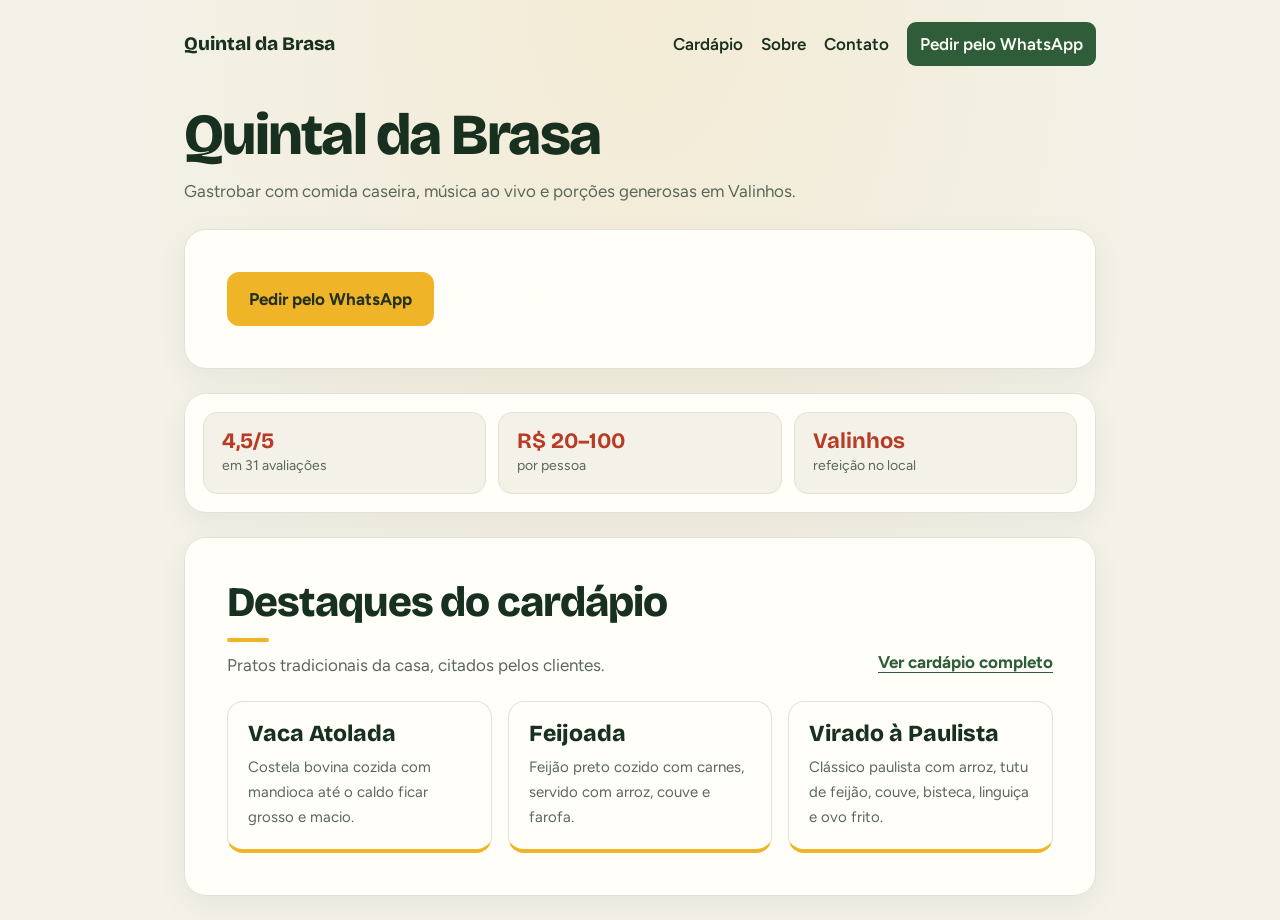
<file: index.html>
<!DOCTYPE html>
<html lang="pt-BR">
<head>
<meta charset="utf-8">
<meta name="viewport" content="width=device-width, initial-scale=1, viewport-fit=cover">
<title>Quintal da Brasa Gastrobar · Valinhos</title>
<link rel="preconnect" href="https://fonts.googleapis.com">
<link href="https://fonts.googleapis.com/css2?family=Bricolage+Grotesque:wght@500;800&family=Figtree:wght@400;600&display=swap" rel="stylesheet">
<link rel="stylesheet" href="style.css">
</head>
<body>
<main class="wrap">
  <nav class="site-nav" aria-label="Navegação principal">
    <a class="brand" href="index.html">Quintal da Brasa</a>
    <div class="site-nav-links">
      <a href="pages/cardapio.html">Cardápio</a>
      <a href="pages/sobre.html">Sobre</a>
      <a href="pages/contato.html">Contato</a>
      <a class="nav-cta" href="https://wa.me/5519999098911" target="_blank" rel="noopener">Pedir pelo WhatsApp</a>
    </div>
  </nav>
  <header class="page-header">
    <h1>Quintal da Brasa</h1>
    <p class="lead">Gastrobar com comida caseira, música ao vivo e porções generosas em Valinhos.</p>
  </header>
  <section class="home-actions" aria-label="Ações do restaurante">
    <nav class="btns" aria-label="Explore o restaurante">
      <a class="btn" href="https://wa.me/5519999098911" target="_blank" rel="noopener">Pedir pelo WhatsApp</a>
      <a class="btn alt" href="pages/cardapio.html">Ver cardápio</a>
      <a class="btn alt" href="pages/sobre.html">Sobre o restaurante</a>
      <a class="btn alt" href="pages/contato.html">Endereço e horários</a>
    </nav>
  </section>
  <section class="home-info" aria-label="Informações rápidas">
    <ul class="home-facts">
      <li><strong>4,5/5</strong><span>em 31 avaliações</span></li>
      <li><strong>R$ 20–100</strong><span>por pessoa</span></li>
      <li><strong>Valinhos</strong><span>refeição no local</span></li>
    </ul>
  </section>
  <section class="home-featured">
    <div class="home-featured-head">
      <div>
        <h2>Destaques do cardápio</h2>
        <p class="lead">Pratos tradicionais da casa, citados pelos clientes.</p>
      </div>
      <a class="home-more" href="pages/cardapio.html">Ver cardápio completo</a>
    </div>
    <div class="dishes">
      <div class="dish"><div class="tx"><h3>Vaca Atolada</h3><p>Costela bovina cozida com mandioca até o caldo ficar grosso e macio.</p></div></div>
      <div class="dish"><div class="tx"><h3>Feijoada</h3><p>Feijão preto cozido com carnes, servido com arroz, couve e farofa.</p></div></div>
      <div class="dish"><div class="tx"><h3>Virado à Paulista</h3><p>Clássico paulista com arroz, tutu de feijão, couve, bisteca, linguiça e ovo frito.</p></div></div>
    </div>
  </section>
</main>
</body>
</html>
</file>
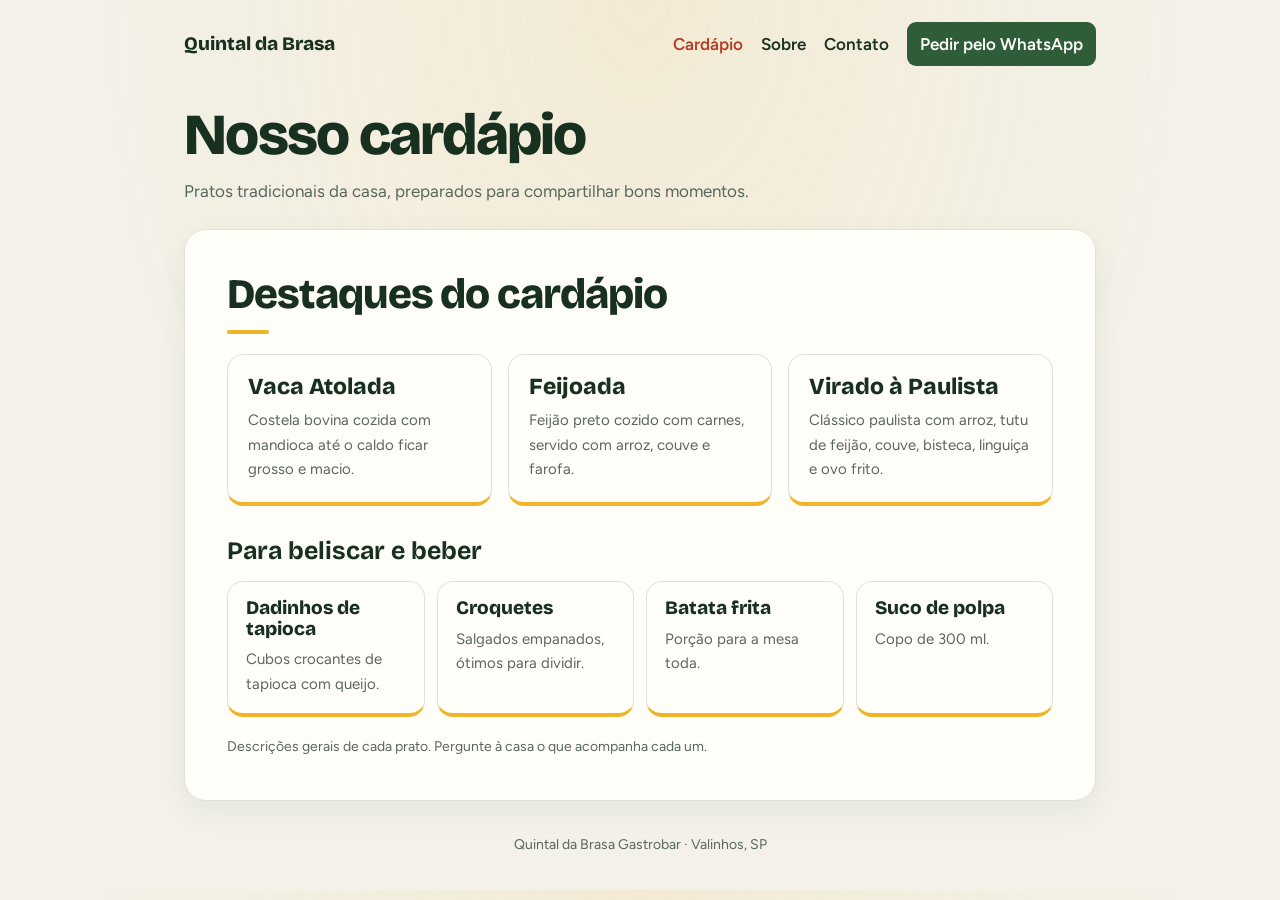
<file: pages/cardapio.html>
<!DOCTYPE html>
<html lang="pt-BR">
<head>
<meta charset="utf-8">
<meta name="viewport" content="width=device-width, initial-scale=1, viewport-fit=cover">
<title>Cardápio · Quintal da Brasa</title>
<link rel="preconnect" href="https://fonts.googleapis.com">
<link href="https://fonts.googleapis.com/css2?family=Bricolage+Grotesque:wght@500;800&family=Figtree:wght@400;600&display=swap" rel="stylesheet">
<link rel="stylesheet" href="../style.css">
</head>
<body>
<div class="wrap">
  <nav class="site-nav" aria-label="Navegação principal">
    <a class="brand" href="../index.html">Quintal da Brasa</a>
    <div class="site-nav-links">
      <a href="cardapio.html" aria-current="page">Cardápio</a>
      <a href="sobre.html">Sobre</a>
      <a href="contato.html">Contato</a>
      <a class="nav-cta" href="https://wa.me/5519999098911" target="_blank" rel="noopener">Pedir pelo WhatsApp</a>
    </div>
  </nav>
  <header class="page-header">
    <h1>Nosso cardápio</h1>
    <p class="lead">Pratos tradicionais da casa, preparados para compartilhar bons momentos.</p>
  </header>
  <main>
    <section id="cardapio">
      <h2>Destaques do cardápio</h2>
      <div class="dishes">
        <div class="dish"><div class="tx"><h3>Vaca Atolada</h3><p>Costela bovina cozida com mandioca até o caldo ficar grosso e macio.</p></div></div>
        <div class="dish"><div class="tx"><h3>Feijoada</h3><p>Feijão preto cozido com carnes, servido com arroz, couve e farofa.</p></div></div>
        <div class="dish"><div class="tx"><h3>Virado à Paulista</h3><p>Clássico paulista com arroz, tutu de feijão, couve, bisteca, linguiça e ovo frito.</p></div></div>
      </div>
      <h3>Para beliscar e beber</h3>
      <div class="dishes small">
        <div class="dish sm"><div class="tx"><h3>Dadinhos de tapioca</h3><p>Cubos crocantes de tapioca com queijo.</p></div></div>
        <div class="dish sm"><div class="tx"><h3>Croquetes</h3><p>Salgados empanados, ótimos para dividir.</p></div></div>
        <div class="dish sm"><div class="tx"><h3>Batata frita</h3><p>Porção para a mesa toda.</p></div></div>
        <div class="dish sm"><div class="tx"><h3>Suco de polpa</h3><p>Copo de 300 ml.</p></div></div>
      </div>
      <p class="also">Descrições gerais de cada prato. Pergunte à casa o que acompanha cada um.</p>
    </section>
  </main>
  <footer>Quintal da Brasa Gastrobar · Valinhos, SP</footer>
</div>
</body>
</html>
</file>
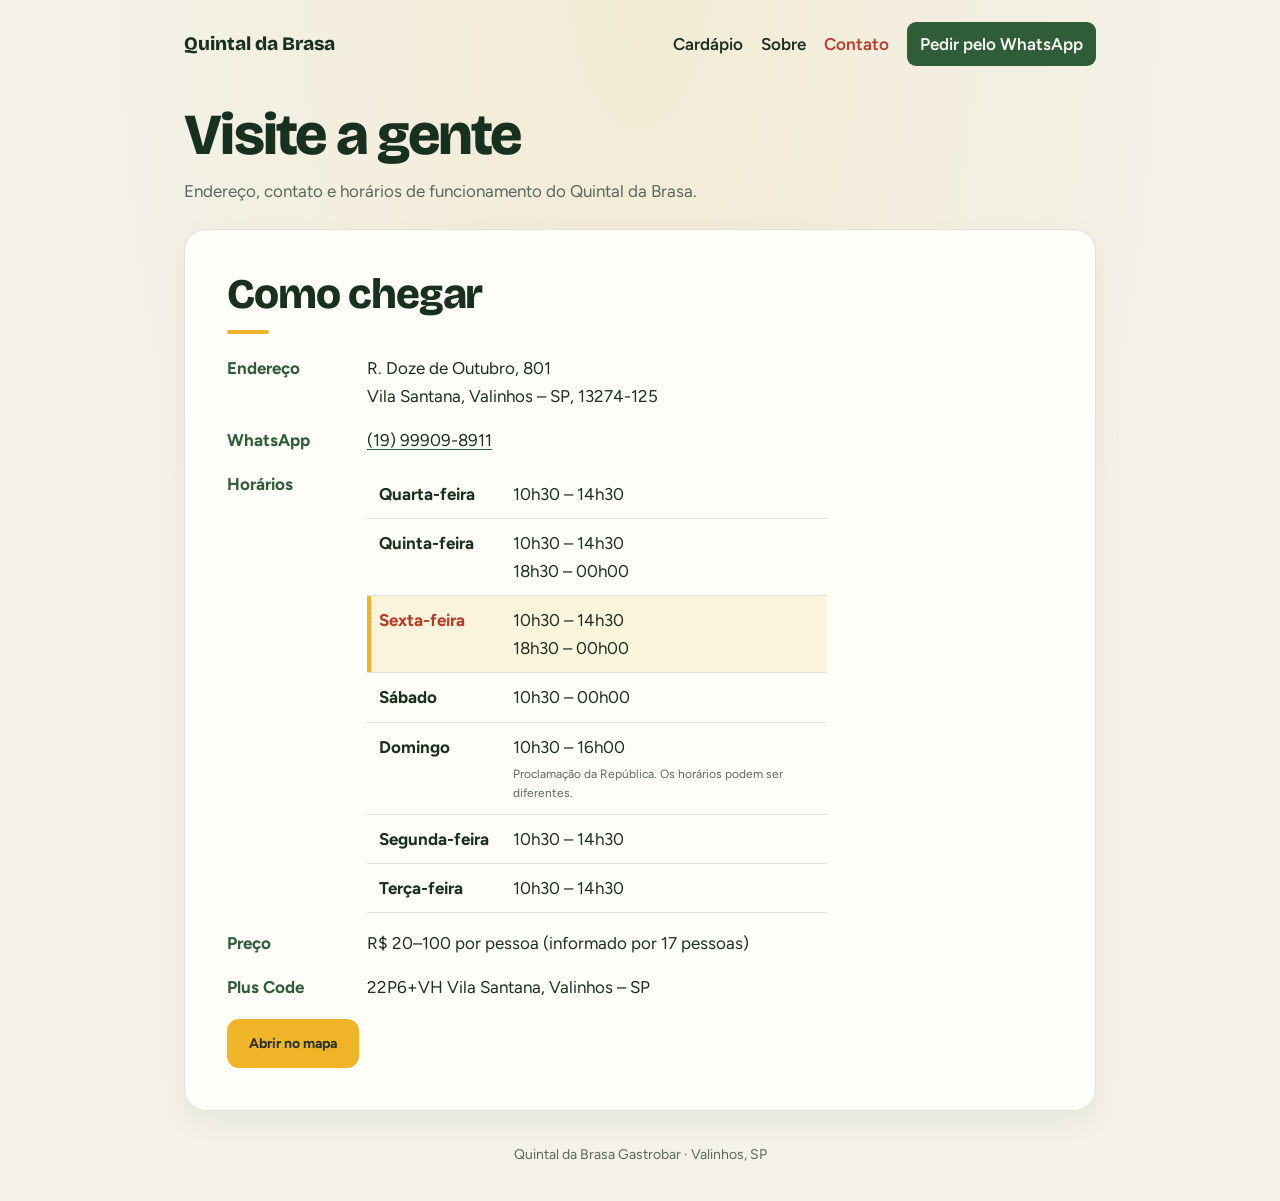
<file: pages/contato.html>
<!DOCTYPE html>
<html lang="pt-BR">
<head>
<meta charset="utf-8">
<meta name="viewport" content="width=device-width, initial-scale=1, viewport-fit=cover">
<title>Contato e horários · Quintal da Brasa</title>
<link rel="preconnect" href="https://fonts.googleapis.com">
<link href="https://fonts.googleapis.com/css2?family=Bricolage+Grotesque:wght@500;800&family=Figtree:wght@400;600&display=swap" rel="stylesheet">
<link rel="stylesheet" href="../style.css">
</head>
<body>
<div class="wrap">
  <nav class="site-nav" aria-label="Navegação principal">
    <a class="brand" href="../index.html">Quintal da Brasa</a>
    <div class="site-nav-links">
      <a href="cardapio.html">Cardápio</a>
      <a href="sobre.html">Sobre</a>
      <a href="contato.html" aria-current="page">Contato</a>
      <a class="nav-cta" href="https://wa.me/5519999098911" target="_blank" rel="noopener">Pedir pelo WhatsApp</a>
    </div>
  </nav>
  <header class="page-header">
    <h1>Visite a gente</h1>
    <p class="lead">Endereço, contato e horários de funcionamento do Quintal da Brasa.</p>
  </header>
  <main>
    <section id="contato">
      <h2>Como chegar</h2>
      <dl>
        <dt>Endereço</dt><dd>R. Doze de Outubro, 801<br>Vila Santana, Valinhos – SP, 13274-125</dd>
        <dt>WhatsApp</dt><dd><a href="https://wa.me/5519999098911" target="_blank" rel="noopener">(19) 99909-8911</a></dd>
        <dt>Horários</dt><dd><table class="hours"><tbody>
          <tr data-d="3"><th>Quarta-feira</th><td>10h30 – 14h30</td></tr>
          <tr data-d="4"><th>Quinta-feira</th><td>10h30 – 14h30<br>18h30 – 00h00</td></tr>
          <tr data-d="5"><th>Sexta-feira</th><td>10h30 – 14h30<br>18h30 – 00h00</td></tr>
          <tr data-d="6"><th>Sábado</th><td>10h30 – 00h00</td></tr>
          <tr data-d="0"><th>Domingo</th><td>10h30 – 16h00<small>Proclamação da República. Os horários podem ser diferentes.</small></td></tr>
          <tr data-d="1"><th>Segunda-feira</th><td>10h30 – 14h30</td></tr>
          <tr data-d="2"><th>Terça-feira</th><td>10h30 – 14h30</td></tr>
        </tbody></table></dd>
        <dt>Preço</dt><dd>R$ 20–100 por pessoa (informado por 17 pessoas)</dd>
        <dt>Plus Code</dt><dd>22P6+VH Vila Santana, Valinhos – SP</dd>
      </dl>
      <p class="also"><a class="btn" href="https://www.google.com/maps/search/?api=1&amp;query=Quintal+da+Brasa+Gastrobar+R.+Doze+de+Outubro+801+Valinhos">Abrir no mapa</a></p>
    </section>
  </main>
  <footer>Quintal da Brasa Gastrobar · Valinhos, SP</footer>
</div>
<script>
const today = new Date().getDay();
const todayRow = document.querySelector('.hours tr[data-d="' + today + '"]');
if (todayRow) todayRow.classList.add('today');
</script>
</body>
</html>
</file>
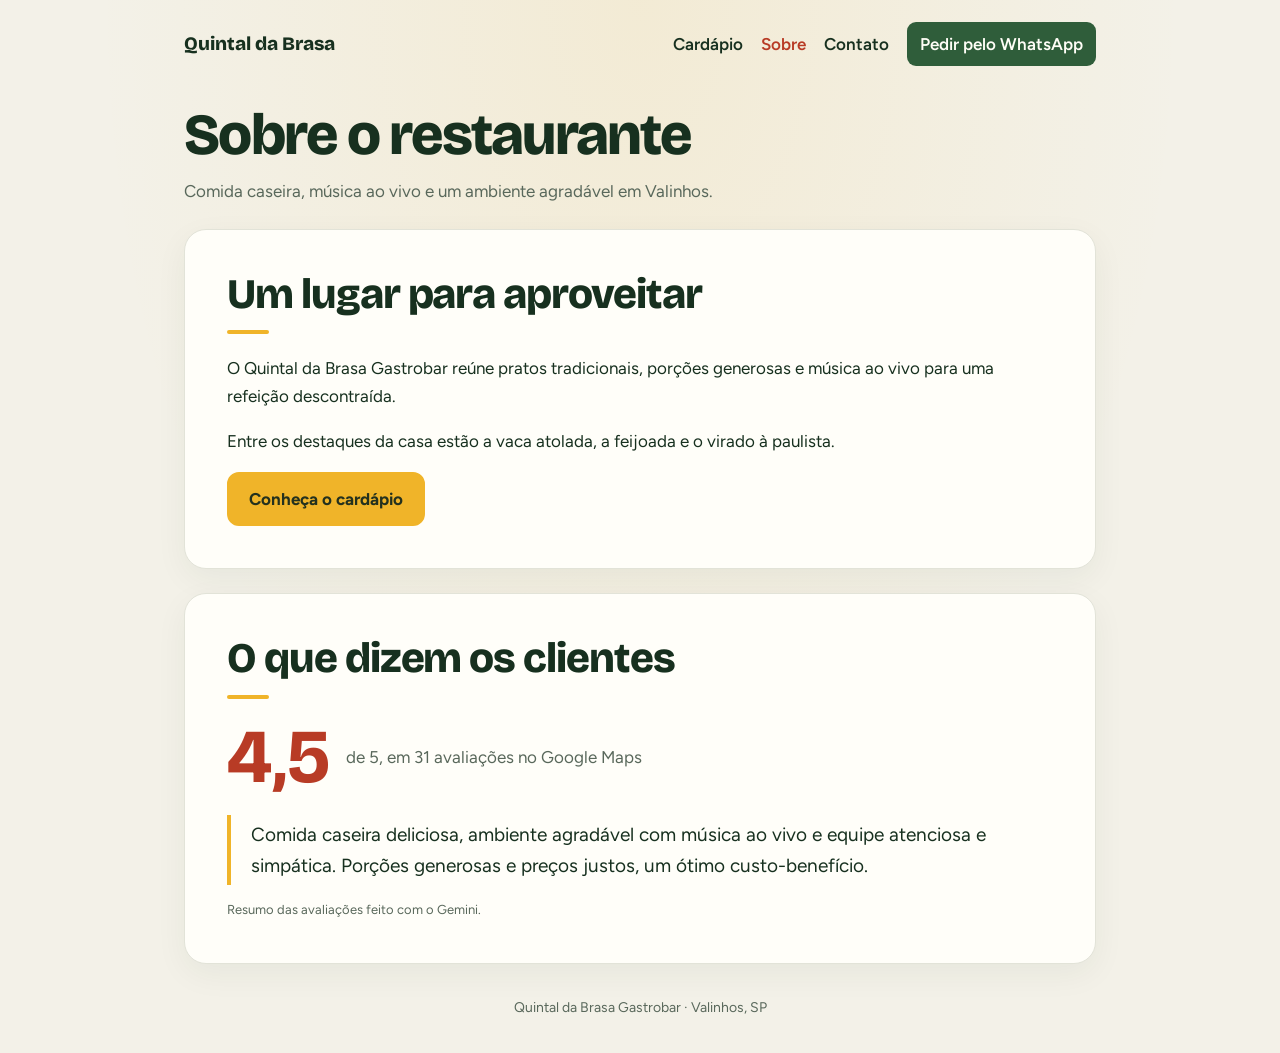
<file: pages/sobre.html>
<!DOCTYPE html>
<html lang="pt-BR">
<head>
<meta charset="utf-8">
<meta name="viewport" content="width=device-width, initial-scale=1, viewport-fit=cover">
<title>Sobre · Quintal da Brasa</title>
<link rel="preconnect" href="https://fonts.googleapis.com">
<link href="https://fonts.googleapis.com/css2?family=Bricolage+Grotesque:wght@500;800&family=Figtree:wght@400;600&display=swap" rel="stylesheet">
<link rel="stylesheet" href="../style.css">
</head>
<body>
<div class="wrap">
  <nav class="site-nav" aria-label="Navegação principal">
    <a class="brand" href="../index.html">Quintal da Brasa</a>
    <div class="site-nav-links">
      <a href="cardapio.html">Cardápio</a>
      <a href="sobre.html" aria-current="page">Sobre</a>
      <a href="contato.html">Contato</a>
      <a class="nav-cta" href="https://wa.me/5519999098911" target="_blank" rel="noopener">Pedir pelo WhatsApp</a>
    </div>
  </nav>
  <header class="page-header">
    <h1>Sobre o restaurante</h1>
    <p class="lead">Comida caseira, música ao vivo e um ambiente agradável em Valinhos.</p>
  </header>
  <main>
    <section>
      <h2>Um lugar para aproveitar</h2>
      <p>O Quintal da Brasa Gastrobar reúne pratos tradicionais, porções generosas e música ao vivo para uma refeição descontraída.</p>
      <p>Entre os destaques da casa estão a vaca atolada, a feijoada e o virado à paulista.</p>
      <a class="btn" href="cardapio.html">Conheça o cardápio</a>
    </section>
    <section id="avaliacoes">
      <h2>O que dizem os clientes</h2>
      <div class="rating"><strong>4,5</strong><span>de 5, em 31 avaliações no Google Maps</span></div>
      <blockquote>Comida caseira deliciosa, ambiente agradável com música ao vivo e equipe atenciosa e simpática. Porções generosas e preços justos, um ótimo custo-benefício.</blockquote>
      <p class="src">Resumo das avaliações feito com o Gemini.</p>
    </section>
  </main>
  <footer>Quintal da Brasa Gastrobar · Valinhos, SP</footer>
</div>
</body>
</html>
</file>
<file: style.css>
:root {
  color-scheme: light;
  --bg: #f3f1e8;
  --ink: #17301f;
  --muted: #59685b;
  --card: #fffef9;
  --ember: #b83b25;
  --sun: #f0b429;
  --leaf: #2f5d3a;
  --line: #e2e3d8;
  box-sizing: border-box;
  padding-top: env(safe-area-inset-top, 0px);
  padding-bottom: env(safe-area-inset-bottom, 0px);
}

@media (prefers-color-scheme: dark) {
  :root:not([data-theme="light"]) {
    color-scheme: dark;
    --bg: #101a13;
    --ink: #eaf0e3;
    --muted: #b1c0b3;
    --card: #19271d;
    --ember: #f0734f;
    --sun: #f0b429;
    --leaf: #a4c99d;
    --line: #304033;
  }
}

:root[data-theme="dark"] {
  color-scheme: dark;
  --bg: #101a13;
  --ink: #eaf0e3;
  --muted: #b1c0b3;
  --card: #19271d;
  --ember: #f0734f;
  --sun: #f0b429;
  --leaf: #a4c99d;
  --line: #304033;
}

* {
  box-sizing: border-box;
}

html {
  scroll-padding-top: env(safe-area-inset-top, 0px);
}

body {
  margin: 0;
  background:
    radial-gradient(ellipse at 50% 0, rgba(240, 180, 41, 0.1), transparent 34rem),
    var(--bg);
  color: var(--ink);
  font: 400 17px/1.65 Figtree, system-ui, sans-serif;
}

.wrap {
  max-width: 960px;
  margin: 0 auto;
  padding: 0 24px;
}

h1,
h2,
h3 {
  font-family: "Bricolage Grotesque", Georgia, serif;
  line-height: 1.08;
  margin: 0;
}

header {
  position: relative;
  isolation: isolate;
  overflow: hidden;
  margin-top: 28px;
  padding: clamp(36px, 7vw, 68px);
  border: 1px solid rgba(255, 255, 255, 0.1);
  border-radius: 28px;
  background: linear-gradient(130deg, #17301f 0%, #285239 100%);
  box-shadow: 0 18px 48px rgba(23, 48, 31, 0.18);
  color: #fffef7;
}

header::after {
  position: absolute;
  z-index: -1;
  right: -72px;
  bottom: -156px;
  width: 360px;
  height: 360px;
  border: 1px solid rgba(240, 180, 41, 0.2);
  border-radius: 50%;
  box-shadow: 0 0 0 34px rgba(240, 180, 41, 0.045), 0 0 0 70px rgba(240, 180, 41, 0.035);
  content: "";
}

h1 {
  max-width: 10ch;
  font-size: clamp(48px, 10vw, 88px);
  font-weight: 800;
  letter-spacing: -0.035em;
}

.sub {
  max-width: 38ch;
  margin: 18px 0 26px;
  color: rgba(255, 254, 247, 0.8);
  font-size: clamp(18px, 2.5vw, 21px);
}

.facts {
  display: flex;
  flex-wrap: wrap;
  gap: 9px;
  margin: 0 0 28px;
  padding: 0;
  list-style: none;
}

.facts li {
  padding: 7px 13px;
  border: 1px solid rgba(255, 255, 255, 0.17);
  border-radius: 999px;
  background: rgba(255, 255, 255, 0.08);
  color: #fffef7;
  font-size: 14px;
  font-weight: 600;
}

.btns {
  display: flex;
  flex-wrap: wrap;
  gap: 11px;
}

.btn {
  display: inline-flex;
  min-height: 48px;
  align-items: center;
  justify-content: center;
  padding: 11px 20px;
  border: 2px solid var(--sun);
  border-radius: 12px;
  background: var(--sun);
  color: #24311e;
  font-weight: 700;
  text-align: center;
  text-decoration: none;
  transition: background-color 160ms ease, color 160ms ease, transform 160ms ease;
}

.btn:hover {
  transform: translateY(-2px);
  background: #ffd05a;
}

.btn.alt {
  border-color: rgba(255, 254, 247, 0.55);
  background: transparent;
  color: #fffef7;
}

.btn.alt:hover {
  background: rgba(255, 255, 255, 0.12);
}

.btn:focus-visible,
a:focus-visible {
  outline: 3px solid var(--sun);
  outline-offset: 4px;
}

.site-nav {
  display: flex;
  align-items: center;
  justify-content: space-between;
  gap: 20px;
  padding: 22px 0 8px;
}

.site-nav a {
  color: var(--ink);
  font-weight: 600;
  text-decoration: none;
}

.site-nav .brand {
  font-family: "Bricolage Grotesque", Georgia, serif;
  font-size: 19px;
  font-weight: 800;
}

.site-nav-links {
  display: flex;
  flex-wrap: wrap;
  align-items: center;
  justify-content: flex-end;
  gap: 8px 18px;
}

.site-nav-links a[aria-current="page"] {
  color: var(--ember);
}

.site-nav-links .nav-cta {
  padding: 8px 13px;
  border-radius: 9px;
  background: var(--leaf);
  color: #fffef7;
}

.page-header {
  margin: 30px 0 22px;
  padding: 0;
  overflow: visible;
  border: 0;
  border-radius: 0;
  background: transparent;
  box-shadow: none;
  color: var(--ink);
}

.page-header::after {
  display: none;
}

.page-header h1 {
  max-width: none;
  font-size: clamp(38px, 7vw, 58px);
  letter-spacing: -0.03em;
}

.page-header .lead {
  max-width: 62ch;
  margin: 10px 0 0;
  color: var(--muted);
}

.home-info {
  padding: 18px;
}

.home-facts {
  display: grid;
  grid-template-columns: repeat(3, minmax(0, 1fr));
  gap: 12px;
  margin: 0;
  padding: 0;
  list-style: none;
}

.home-facts li {
  display: flex;
  min-height: 82px;
  flex-direction: column;
  justify-content: center;
  padding: 12px 18px;
  border: 1px solid var(--line);
  border-radius: 14px;
  background: var(--bg);
}

.home-facts strong {
  color: var(--ember);
  font-family: "Bricolage Grotesque", Georgia, serif;
  font-size: 22px;
  line-height: 1.2;
}

.home-facts span {
  color: var(--muted);
  font-size: 14px;
}

.home-featured-head {
  display: flex;
  align-items: flex-end;
  justify-content: space-between;
  gap: 20px;
  margin-bottom: 22px;
}

.home-featured-head h2 {
  margin-bottom: 16px;
}

.home-featured-head .lead {
  margin: -7px 0 0;
}

.home-more {
  flex: 0 0 auto;
  padding-bottom: 3px;
  color: var(--leaf);
  font-weight: 700;
  text-underline-offset: 4px;
}

section {
  margin: 24px 0;
  padding: clamp(26px, 5vw, 42px);
  border: 1px solid var(--line);
  border-radius: 22px;
  background: var(--card);
  box-shadow: 0 10px 32px rgba(23, 48, 31, 0.055);
}

h2 {
  margin-bottom: 20px;
  font-size: clamp(30px, 5.5vw, 42px);
  font-weight: 800;
  letter-spacing: -0.025em;
}

h2::after {
  display: block;
  width: 42px;
  height: 4px;
  margin-top: 13px;
  border-radius: 9px;
  background: var(--sun);
  content: "";
}

.lead {
  color: var(--muted);
}

h2 + .lead {
  margin: -7px 0 22px;
}

.dishes {
  display: grid;
  grid-template-columns: repeat(auto-fit, minmax(min(100%, 220px), 1fr));
  gap: 16px;
}

.dish {
  overflow: hidden;
  border: 1px solid var(--line);
  border-bottom: 4px solid var(--sun);
  border-radius: 16px;
  background: var(--card);
  transition: transform 160ms ease, box-shadow 160ms ease;
}

.dish:hover {
  transform: translateY(-3px);
  box-shadow: 0 12px 24px rgba(23, 48, 31, 0.09);
}

.dish .tx {
  padding: 20px;
}

.dish h3 {
  font-size: 23px;
  font-weight: 800;
}

.dish p {
  margin: 8px 0 0;
  color: var(--muted);
  font-size: 15px;
}

.dish.sm h3 {
  font-size: 19px;
}

.dish.sm .tx {
  padding: 16px 18px;
}

#cardapio > h3 {
  margin: 32px 0 16px;
  font-size: 25px;
}

.dishes.small {
  grid-template-columns: repeat(auto-fit, minmax(min(100%, 190px), 1fr));
  gap: 12px;
}

.also {
  margin: 18px 0 0;
  color: var(--muted);
  font-size: 14px;
}

.rating {
  display: flex;
  flex-wrap: wrap;
  align-items: center;
  gap: 16px;
  margin: 2px 0 20px;
}

.rating strong {
  color: var(--ember);
  font-family: "Bricolage Grotesque", Georgia, serif;
  font-size: clamp(58px, 10vw, 76px);
  line-height: 1;
}

.rating span {
  color: var(--muted);
}

blockquote {
  max-width: 66ch;
  margin: 0;
  padding: 4px 0 4px 20px;
  border-left: 4px solid var(--sun);
  font-size: 19px;
}

.src {
  margin: 14px 0 0;
  color: var(--muted);
  font-size: 13px;
}

dl {
  display: grid;
  grid-template-columns: 120px minmax(0, 1fr);
  gap: 16px 20px;
  margin: 0;
}

dt {
  color: var(--leaf);
  font-weight: 700;
}

dd {
  min-width: 0;
  margin: 0;
}

dd a {
  color: var(--ink);
  text-decoration-color: var(--leaf);
  text-underline-offset: 3px;
}

.hours {
  width: 100%;
  max-width: 460px;
  border-collapse: collapse;
}

.hours th,
.hours td {
  padding: 10px 12px;
  border-bottom: 1px solid var(--line);
  text-align: left;
  vertical-align: top;
  font-weight: 400;
}

.hours th {
  white-space: nowrap;
  font-weight: 700;
}

.hours tr.today {
  background: color-mix(in srgb, var(--sun) 13%, var(--card));
  box-shadow: inset 4px 0 0 var(--sun);
}

.hours tr.today th {
  color: var(--ember);
}

.hours small {
  display: block;
  margin-top: 4px;
  color: var(--muted);
  font-size: 12px;
}

footer {
  padding: 8px 0 34px;
  color: var(--muted);
  font-size: 14px;
  text-align: center;
}

@media (max-width: 600px) {
  .wrap {
    padding: 0 16px;
  }

  .site-nav {
    display: block;
    padding-top: 16px;
  }

  .site-nav-links {
    justify-content: flex-start;
    margin-top: 12px;
    gap: 8px 14px;
  }

  .site-nav-links a {
    font-size: 14px;
  }

  .site-nav-links .nav-cta {
    padding: 6px 10px;
  }

  header {
    margin-top: 16px;
    padding: 34px 24px 28px;
    border-radius: 22px;
  }

  .page-header {
    margin: 26px 0 18px;
    padding: 0;
    border-radius: 0;
  }

  header::after {
    right: -180px;
    bottom: -190px;
  }

  .facts {
    gap: 8px;
  }

  .facts li {
    font-size: 13px;
  }

  .btns {
    align-items: stretch;
  }

  .btn {
    flex: 1 1 100%;
  }

  section {
    margin: 16px 0;
    padding: 26px 20px;
    border-radius: 18px;
  }

  .home-info {
    padding: 14px;
  }

  .home-facts {
    grid-template-columns: 1fr;
    gap: 8px;
  }

  .home-facts li {
    min-height: 0;
    padding: 10px 14px;
  }

  .home-featured-head {
    align-items: flex-start;
    flex-direction: column;
    gap: 4px;
  }

  dl {
    grid-template-columns: 1fr;
    gap: 3px;
  }

  dd {
    margin-bottom: 12px;
  }

  .hours th,
  .hours td {
    padding: 9px 7px;
  }

  .hours th {
    white-space: normal;
  }
}

@media (prefers-reduced-motion: reduce) {
  *,
  *::before,
  *::after {
    scroll-behavior: auto !important;
    transition-duration: 0.01ms !important;
  }
}
</file>
